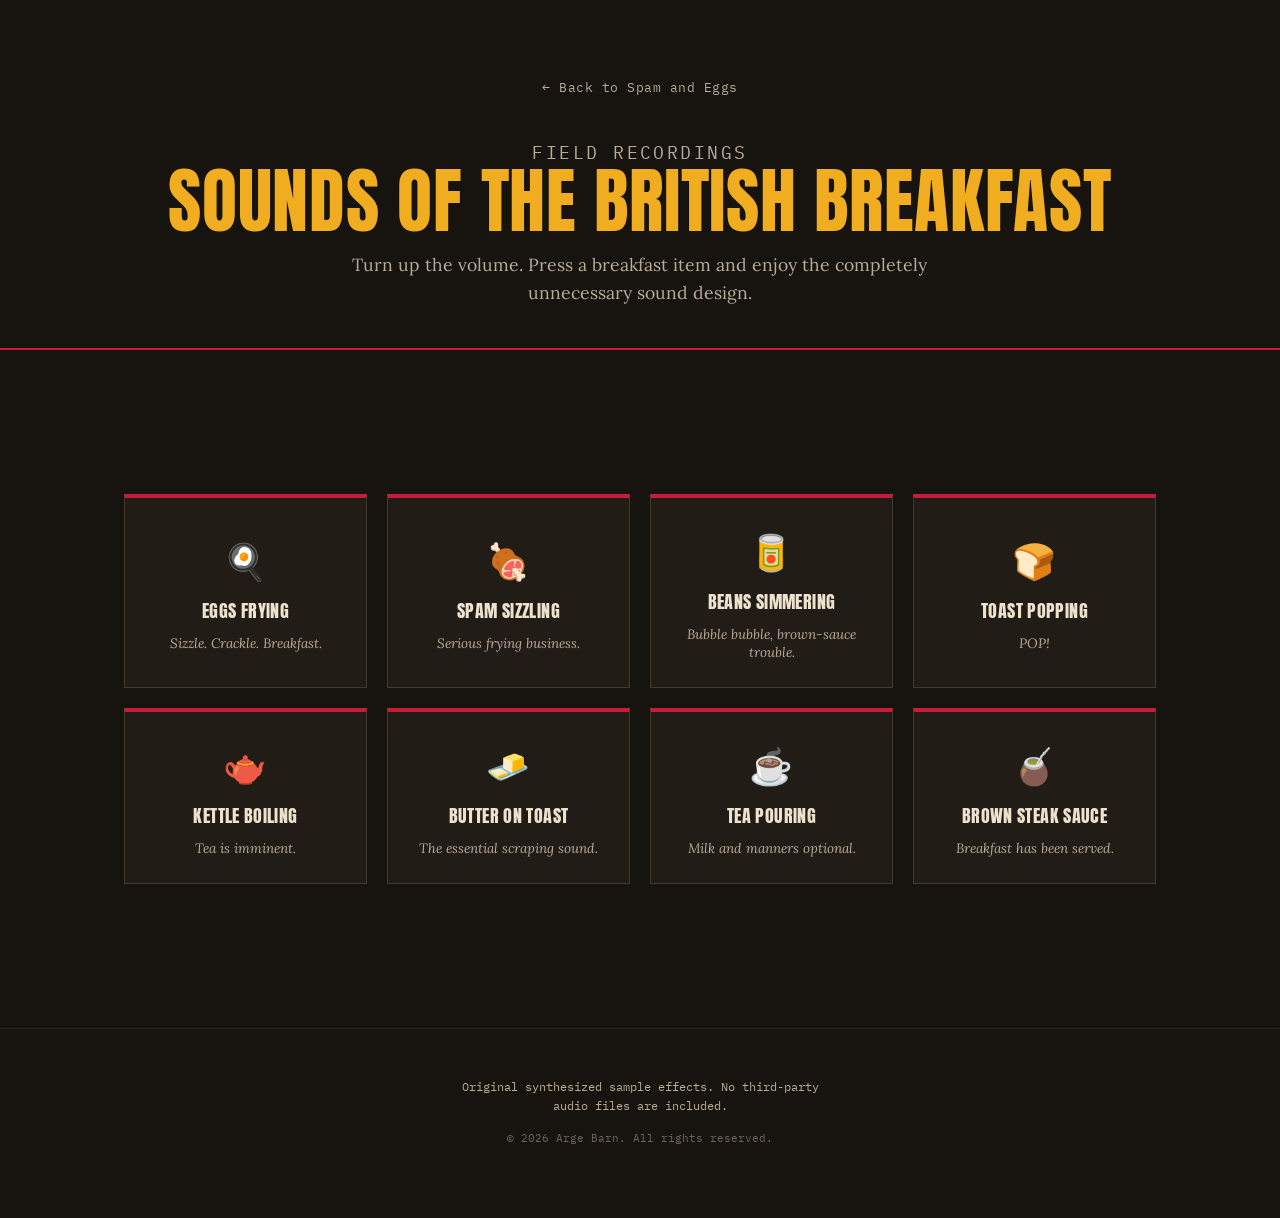
<file: sounds.html>
<!DOCTYPE html>
<html lang="en">
<head>
<meta charset="UTF-8">
<meta name="viewport" content="width=device-width, initial-scale=1.0">
<title>Sounds of the British Breakfast — Spam and Eggs</title>
<meta name="description" content="Press a breakfast item, enjoy the completely unnecessary sound design. From Spam and Eggs: A Very Serious Morning.">
<link rel="icon" href="assets/images/favicon.ico" sizes="any">
<link rel="stylesheet" href="assets/style.css">
</head>
<body>

<section class="sounds-hero">
  <div class="wrap">
    <a href="index.html" class="back-link">&larr; Back to Spam and Eggs</a>
    <p class="eyebrow">Field Recordings</p>
    <h1>Sounds of the British Breakfast</h1>
    <p>Turn up the volume. Press a breakfast item and enjoy the completely unnecessary sound design.</p>
  </div>
</section>

<section>
  <div class="wrap">
    <div class="sound-grid">
      <button class="sound-btn" data-a="sounds/eggs-frying.wav"><span class="emoji">🍳</span>Eggs Frying<small>Sizzle. Crackle. Breakfast.</small></button>
      <button class="sound-btn" data-a="sounds/spam-sizzling.wav"><span class="emoji">🍖</span>Spam Sizzling<small>Serious frying business.</small></button>
      <button class="sound-btn" data-a="sounds/beans-simmering.wav"><span class="emoji">🥫</span>Beans Simmering<small>Bubble bubble, brown-sauce trouble.</small></button>
      <button class="sound-btn" data-a="sounds/toast-pop.wav"><span class="emoji">🍞</span>Toast Popping<small>POP!</small></button>
      <button class="sound-btn" data-a="sounds/kettle-boiling.wav"><span class="emoji">🫖</span>Kettle Boiling<small>Tea is imminent.</small></button>
      <button class="sound-btn" data-a="sounds/toast-buttered.wav"><span class="emoji">🧈</span>Butter on Toast<small>The essential scraping sound.</small></button>
      <button class="sound-btn" data-a="sounds/tea-pouring.wav"><span class="emoji">☕</span>Tea Pouring<small>Milk and manners optional.</small></button>
      <button class="sound-btn" data-a="sounds/brown-steak-sauce.wav"><span class="emoji">🧉</span>Brown steak sauce<small>Breakfast has been served.</small></button>
    </div>
  </div>
</section>

<footer>
  <div class="wrap">
    <p class="disclosure">Original synthesized sample effects. No third-party audio files are included.</p>
    <p class="copyright">© 2026 Arge Barn. All rights reserved.</p>
  </div>
</footer>

<script>
  let current = null;
  document.querySelectorAll('.sound-btn').forEach(function (b) {
    b.addEventListener('click', function () {
      if (current) current.pause();
      current = new Audio(b.dataset.a);
      current.play();
    });
  });
</script>

</body>
</html>
</file>
<file: assets/style.css>
/* ============================================================
   SPAM AND EGGS — A Very Serious Morning
   Design tokens
   bg-void:      #17130f   near-black, warm charcoal (toasted, not neon)
   bg-panel:     #221c17
   spam-red:     #c81d3a
   yolk-gold:    #f0ad1f
   cream:        #ede2ce
   sauce-brown:  #4a2c1d
   redacted:     #050505
   ============================================================ */

@import url('https://fonts.googleapis.com/css2?family=Anton&family=Lora:ital,wght@0,400;0,500;0,600;1,400&family=IBM+Plex+Mono:wght@400;500;600&display=swap');

:root {
  --bg-void: #17130f;
  --bg-panel: #221c17;
  --spam-red: #c81d3a;
  --yolk-gold: #f0ad1f;
  --cream: #ede2ce;
  --cream-dim: #b8ac96;
  --sauce-brown: #4a2c1d;
  --redacted: #050505;
  --display: 'Anton', sans-serif;
  --body: 'Lora', serif;
  --mono: 'IBM Plex Mono', monospace;
}

* { box-sizing: border-box; }

html { scroll-behavior: smooth; }

@media (prefers-reduced-motion: reduce) {
  html { scroll-behavior: auto; }
  * { animation-duration: 0.01ms !important; animation-iteration-count: 1 !important; transition-duration: 0.01ms !important; }
}

body {
  margin: 0;
  background: var(--bg-void);
  color: var(--cream);
  font-family: var(--body);
  font-size: 18px;
  line-height: 1.6;
}

a { color: var(--yolk-gold); }
a:focus-visible, button:focus-visible { outline: 3px solid var(--yolk-gold); outline-offset: 3px; }

img, video { max-width: 100%; display: block; }

.wrap {
  max-width: 1080px;
  margin: 0 auto;
  padding: 0 24px;
}

.eyebrow {
  font-family: var(--mono);
  text-transform: uppercase;
  letter-spacing: 0.14em;
  font-size: 13px;
  color: var(--yolk-gold);
}

h1, h2, h3 {
  font-family: var(--display);
  font-weight: 400;
  text-transform: uppercase;
  letter-spacing: 0.01em;
  line-height: 0.95;
  margin: 0;
}

/* ---------------- HERO ---------------- */

.hero {
  position: relative;
  min-height: 100svh;
  display: flex;
  align-items: center;
  justify-content: center;
  overflow: hidden;
  border-bottom: 2px solid var(--spam-red);
}

.hero-fallback {
  position: absolute;
  inset: 0;
  background: url("assets/images/hero-fallback.jpg") center center / cover no-repeat;
  z-index: 0;
}

.hero video {
  position: absolute;
  inset: 0;
  width: 100%;
  height: 100%;
  object-fit: cover;
  opacity: 0.42;
  filter: grayscale(0.15) contrast(1.05);
  z-index: 1;
}

.hero::after {
  content: "";
  position: absolute;
  inset: 0;
  background: linear-gradient(180deg, rgba(23,19,15,0.55) 0%, rgba(23,19,15,0.75) 55%, rgba(23,19,15,0.97) 100%);
}

.hero-content {
  position: relative;
  z-index: 2;
  text-align: center;
  padding: 40px 24px;
}

.torn-banner {
  display: inline-block;
  padding: 18px 44px 10px;
  transform: rotate(-1.2deg);
  clip-path: polygon(1% 8%, 6% 0%, 22% 4%, 40% 0%, 58% 3%, 76% 0%, 93% 5%, 99% 0%,
                      99% 92%, 94% 100%, 78% 96%, 60% 100%, 42% 97%, 24% 100%, 8% 95%, 1% 100%);
}

.torn-banner h1 {
  font-size: clamp(3.4rem, 11vw, 7.5rem);
  color: var(--yolk-gold);
  -webkit-text-stroke: 2px #000;
}

.hero-sub {
  margin-top: 22px;
  font-family: var(--body);
  font-style: italic;
  font-size: clamp(1.1rem, 2.4vw, 1.5rem);
  color: var(--cream);
}

.hero-tagline {
  margin: 18px auto 0;
  max-width: 32em;
  color: var(--cream-dim);
  font-size: 1.05rem;
}

.cta-row {
  display: flex;
  flex-wrap: wrap;
  gap: 14px;
  justify-content: center;
  margin-top: 34px;
}

.btn {
  font-family: var(--mono);
  text-transform: uppercase;
  letter-spacing: 0.06em;
  font-size: 14px;
  font-weight: 600;
  text-decoration: none;
  padding: 14px 26px;
  border-radius: 3px;
  border: 2px solid transparent;
  cursor: pointer;
  transition: transform 0.15s ease, background 0.15s ease;
}

.btn:hover { transform: translateY(-2px); }

.btn-primary { background: var(--spam-red); color: var(--cream); }
.btn-primary:hover { background: #e0203f; }

.btn-outline { background: transparent; color: var(--yolk-gold); border-color: var(--yolk-gold); }
.btn-outline:hover { background: rgba(240,173,31,0.1); }
.select-wrap {
  position: relative;
  display: inline-block;
}

.platform-select {
  -webkit-appearance: none;
  -moz-appearance: none;
  appearance: none;
  background-color: var(--spam-red);
  color: var(--cream);
  border: 2px solid transparent;
  border-radius: 3px;
  font-family: var(--mono);
  text-transform: uppercase;
  letter-spacing: 0.06em;
  font-size: 14px;
  font-weight: 600;
  padding: 14px 44px 14px 26px;
  cursor: pointer;
  transition: background-color 0.15s ease;
}

.platform-select:hover {
  background-color: #e0203f;
}

.platform-select:focus-visible {
  outline: 3px solid var(--yolk-gold);
  outline-offset: 3px;
}

.platform-select option {
  background: var(--bg-panel);
  color: var(--black);
}

.select-chevron {
  position: absolute;
  top: 50%;
  right: 15px;
  width: 16px;
  height: 16px;
  transform: translateY(-50%);
  pointer-events: none;
}

.select-chevron svg {
  width: 100%;
  height: 100%;
  display: block;
  stroke: var(--cream);
  stroke-width: 2;
  fill: none;
  stroke-linecap: round;
  stroke-linejoin: round;
  transform-origin: center center;
  transition: transform 0.2s ease;
}

.platform-select:focus ~ .select-chevron svg {
  transform: rotate(180deg);
}

.scroll-cue {
  position: absolute;
  bottom: 26px;
  left: 50%;
  transform: translateX(-50%);
  font-family: var(--mono);
  font-size: 11px;
  letter-spacing: 0.2em;
  text-transform: uppercase;
  color: var(--cream-dim);
  z-index: 2;
}

/* ---------------- SECTIONS ---------------- */

section {
  padding: 96px 0;
  border-bottom: 1px solid rgba(237,226,206,0.08);
}

.section-head {
  margin-bottom: 48px;
  text-align: center;
}

.section-head h2 {
  font-size: clamp(2rem, 5vw, 3.2rem);
  color: var(--cream);
  margin-top: 10px;
}

.blurb {
  max-width: 42em;
  margin: 0 auto;
  text-align: center;
}

.blurb p {
  font-size: 1.2rem;
  color: var(--cream-dim);
}

.blurb p:last-child {
  font-style: italic;
  color: var(--yolk-gold);
}

/* ---------------- NUTRITION LABEL (signature element) ---------------- */

.label-panel {
  background: var(--redacted);
  border: 3px solid var(--cream);
  max-width: 420px;
  margin: 0 auto;
  padding: 20px 26px 26px;
  font-family: var(--mono);
}

.label-panel .label-title {
  font-family: var(--display);
  font-size: 2.2rem;
  text-transform: uppercase;
  border-bottom: 8px solid var(--cream);
  padding-bottom: 8px;
  margin-bottom: 6px;
  letter-spacing: 0.02em;
}

.label-row {
  display: flex;
  justify-content: space-between;
  border-bottom: 1px solid rgba(237,226,206,0.35);
  padding: 7px 0;
  font-size: 14px;
}

.label-row.indent { padding-left: 18px; color: var(--cream-dim); }
.label-row.bold { font-weight: 600; border-bottom-width: 3px; }
.label-row .val { color: var(--yolk-gold); font-weight: 600; }

.label-row.thick {
  border-bottom: 8px solid var(--cream);
  padding-bottom: 10px;
  margin-bottom: 4px;
}

/* ---------------- CAST / DOSSIER CARDS ---------------- */

.cast-grid {
  display: grid;
  grid-template-columns: repeat(auto-fit, minmax(240px, 1fr));
  gap: 24px;
}

.dossier {
  background: var(--bg-panel);
  border: 1px solid rgba(237,226,206,0.15);
  border-top: 4px solid var(--spam-red);
  padding: 0;
  overflow: hidden;
}

.dossier-photo {
  aspect-ratio: 4/3;
  overflow: hidden;
  background: #000;
  position: relative;
}

.dossier-photo img {
  width: 100%;
  height: 100%;
  object-fit: cover;
}

.redacted-photo {
  width: 100%;
  height: 100%;
  display: flex;
  align-items: center;
  justify-content: center;
  background:
    repeating-linear-gradient(135deg, #050505, #050505 10px, #0c0a08 10px, #0c0a08 20px);
  position: relative;
}

.redacted-stamp {
  font-family: var(--mono);
  font-size: 13px;
  letter-spacing: 0.12em;
  color: var(--spam-red);
  border: 2px solid var(--spam-red);
  padding: 8px 14px;
  transform: rotate(-8deg);
  text-transform: uppercase;
  background: rgba(5,5,5,0.6);
}

.dossier-body { padding: 20px 22px 24px; }

.dossier-name {
  font-family: var(--display);
  font-size: 1.5rem;
  letter-spacing: 0.02em;
  color: var(--cream);
}

.dossier-status {
  font-family: var(--mono);
  font-size: 12px;
  color: var(--yolk-gold);
  text-transform: uppercase;
  letter-spacing: 0.08em;
  margin: 4px 0 14px;
}

.dossier-bio {
  font-size: 15px;
  color: var(--cream-dim);
  margin: 0 0 12px;
}

.dossier-quote {
  font-family: var(--mono);
  font-size: 13px;
  color: var(--cream);
  border-left: 2px solid var(--spam-red);
  padding-left: 10px;
  font-style: normal;
}

.bonus-grid {
  grid-template-columns: repeat(auto-fit, minmax(240px, 1fr));
}

#want-more-btn {
  margin-top: 22px;
}

#bonus-wrap {
  margin-top: 56px;
  padding-top: 48px;
  border-top: 1px dashed rgba(237,226,206,0.2);
}

.bonus-lock {
  text-align: center;
  padding: 32px 20px;
  max-width: 36em;
  margin: 0 auto;
}

.bonus-lock .eyebrow {
  font-family: var(--display);
  font-size: 1.6rem;
  color: var(--cream);
  text-transform: none;
  letter-spacing: normal;
  display: block;
  margin-bottom: 10px;
}

.bonus-progress {
  font-family: var(--body);
  font-size: 1.05rem;
  color: var(--cream-dim);
}

.bonus-grid .dossier {
  border-top-color: var(--yolk-gold);
}

.next-book-tease {
  max-width: 34em;
  margin: 56px auto 0;
  text-align: center;
  padding-top: 40px;
  border-top: 1px solid rgba(237,226,206,0.12);
}

.next-book-tease h3 {
  font-size: 2.2rem;
  color: var(--yolk-gold);
  margin: 8px 0 16px;
}

.next-book-tease p {
  color: var(--cream-dim);
}

.submit-line a {
  color: var(--yolk-gold);
  font-weight: 600;
}

.character-form {
  max-width: 26em;
  margin: 24px auto 0;
  display: flex;
  flex-direction: column;
  gap: 10px;
}

.character-form input[type="text"],
.character-form input[type="email"],
.character-form textarea {
  background: var(--bg-panel);
  border: 1px solid rgba(237,226,206,0.25);
  color: var(--cream);
  font-family: var(--body);
  font-size: 15px;
  padding: 10px 12px;
  border-radius: 3px;
  resize: vertical;
}

.character-form input::placeholder,
.character-form textarea::placeholder {
  color: var(--cream-dim);
}

.character-form button {
  align-self: center;
  margin-top: 4px;
}

.form-status {
  font-family: var(--mono);
  font-size: 13px;
  color: var(--yolk-gold);
  text-align: center;
  margin-top: 4px;
}

.thanks-overlay {
  position: fixed;
  inset: 0;
  background: rgba(5,5,5,0.82);
  align-items: center;
  justify-content: center;
  z-index: 100;
  padding: 20px;
}

.thanks-overlay:not([hidden]) {
  display: flex;
}

.thanks-box {
  background: var(--bg-panel);
  border: 2px solid var(--yolk-gold);
  padding: 36px 32px;
  max-width: 380px;
  text-align: center;
}

.thanks-box .eyebrow {
  display: block;
  margin-bottom: 8px;
}

.thanks-box h3 {
  font-size: 1.8rem;
  color: var(--cream);
  margin-bottom: 12px;
}

.thanks-box p {
  color: var(--cream-dim);
  font-size: 1rem;
  margin-bottom: 22px;
}


/* ---------------- LISTEN ---------------- */

.listen-panel {
  background: var(--bg-panel);
  border: 1px solid rgba(237,226,206,0.15);
  padding: 36px;
  max-width: 640px;
  margin: 0 auto;
  text-align: center;
}

.listen-panel p.small {
  font-family: var(--mono);
  font-size: 12px;
  color: var(--cream-dim);
  letter-spacing: 0.04em;
  margin-top: 18px;
}

audio {
  width: 100%;
  margin-top: 20px;
  accent-color: var(--spam-red);
}

/* ---------------- WATCH (teaser) ---------------- */

.watch-wrap {
  display: flex;
  justify-content: center;
}

.phone-frame {
  width: 260px;
  border: 10px solid #000;
  border-radius: 34px;
  overflow: hidden;
  background: #000;
  box-shadow: 0 30px 60px rgba(0,0,0,0.5);
}

.phone-frame video {
  width: 100%;
  display: block;
}

/* ---------------- ABOUT ---------------- */

.about-panel {
  max-width: 640px;
  margin: 0 auto;
  text-align: center;
}

.about-panel p {
  color: var(--cream-dim);
  font-size: 1.1rem;
}

.about-name {
  font-family: var(--mono);
  color: var(--yolk-gold);
  letter-spacing: 0.06em;
  text-transform: uppercase;
  font-size: 13px;
  margin-bottom: 10px;
}

/* ---------------- FOOTER ---------------- */

footer {
  padding: 48px 0 60px;
  text-align: center;
}

footer .btn-row {
  display: flex;
  flex-wrap: wrap;
  justify-content: center;
  gap: 12px;
  margin-bottom: 28px;
}

.disclosure {
  font-family: var(--mono);
  font-size: 11.5px;
  color: var(--cream-dim);
  max-width: 34em;
  margin: 0 auto 14px;
  line-height: 1.7;
}

.sponsor-line {
  font-family: var(--mono);
  font-size: 12px;
  color: var(--cream-dim);
  margin: 0 auto 18px;
}

.sponsor-line a {
  color: var(--yolk-gold);
  font-weight: 600;
}

.copyright {
  font-family: var(--mono);
  font-size: 11px;
  color: rgba(237,226,206,0.4);
}

#voice-trigger {
  background: var(--yolk-gold);
  color: var(--bg-void);
  border: 2px solid var(--yolk-gold);
  padding: 14px 26px;
  border-radius: 3px;
  font-family: var(--mono);
  font-size: 14px;
  font-weight: 600;
  letter-spacing: 0.06em;
  text-transform: uppercase;
  cursor: pointer;
  transition: transform 0.15s ease, background-color 0.15s ease;
}

#voice-trigger:hover {
  transform: translateY(-2px);
  background: var(--cream);
  border-color: var(--cream);
}

/* ---------------- SOUNDS PAGE ---------------- */

 .sounds-hero {
    padding: 72px 0 40px;
    text-align: center;
    border-bottom: 2px solid var(--spam-red);
  }
  .sounds-hero h1 {
    font-size: clamp(2.5rem, 6vw, 4.5rem);
    color: var(--yolk-gold);
  }
  .sounds-hero p {
    max-width: 34em;
    margin: 16px auto 0;
    color: var(--cream-dim);
    font-size: 1.1rem;
  }
  .sound-grid {
    display: grid;
    grid-template-columns: repeat(auto-fit, minmax(220px, 1fr));
    gap: 20px;
    margin: 48px 0;
  }
  .sound-btn {
    background: var(--bg-panel);
    border: 1px solid rgba(237,226,206,0.15);
    border-top: 4px solid var(--spam-red);
    color: var(--cream);
    padding: 26px 20px;
    text-align: center;
    cursor: pointer;
    font-family: var(--display);
    font-size: 1.15rem;
    letter-spacing: 0.02em;
    text-transform: uppercase;
    transition: transform 0.15s ease, border-top-color 0.15s ease;
  }
  .sound-btn:hover {
    transform: translateY(-3px);
    border-top-color: var(--yolk-gold);
  }
  .sound-btn:active {
    transform: translateY(0);
  }
  .sound-btn .emoji {
    display: block;
    font-size: 2.2rem;
    margin-bottom: 10px;
  }
  .sound-btn small {
    display: block;
    margin-top: 10px;
    font-family: var(--body);
    font-style: italic;
    font-size: 0.85rem;
    color: var(--cream-dim);
    text-transform: none;
    letter-spacing: normal;
  }
  .back-link {
    display: inline-block;
    margin-bottom: 24px;
    font-family: var(--mono);
    font-size: 13px;
    color: var(--cream-dim);
    text-decoration: none;
    letter-spacing: 0.04em;
  }
  .back-link:hover { color: var(--yolk-gold); }


@media (max-width: 640px) {
  section { padding: 64px 0; }
  .dossier-photo { aspect-ratio: 16/10; }
     .select-wrap {
    width: 100%;
    max-width: calc(100vw - 48px);
  }
     .platform-select {
    width: 100%;
    max-width: 100%;
  }
}
</file>
